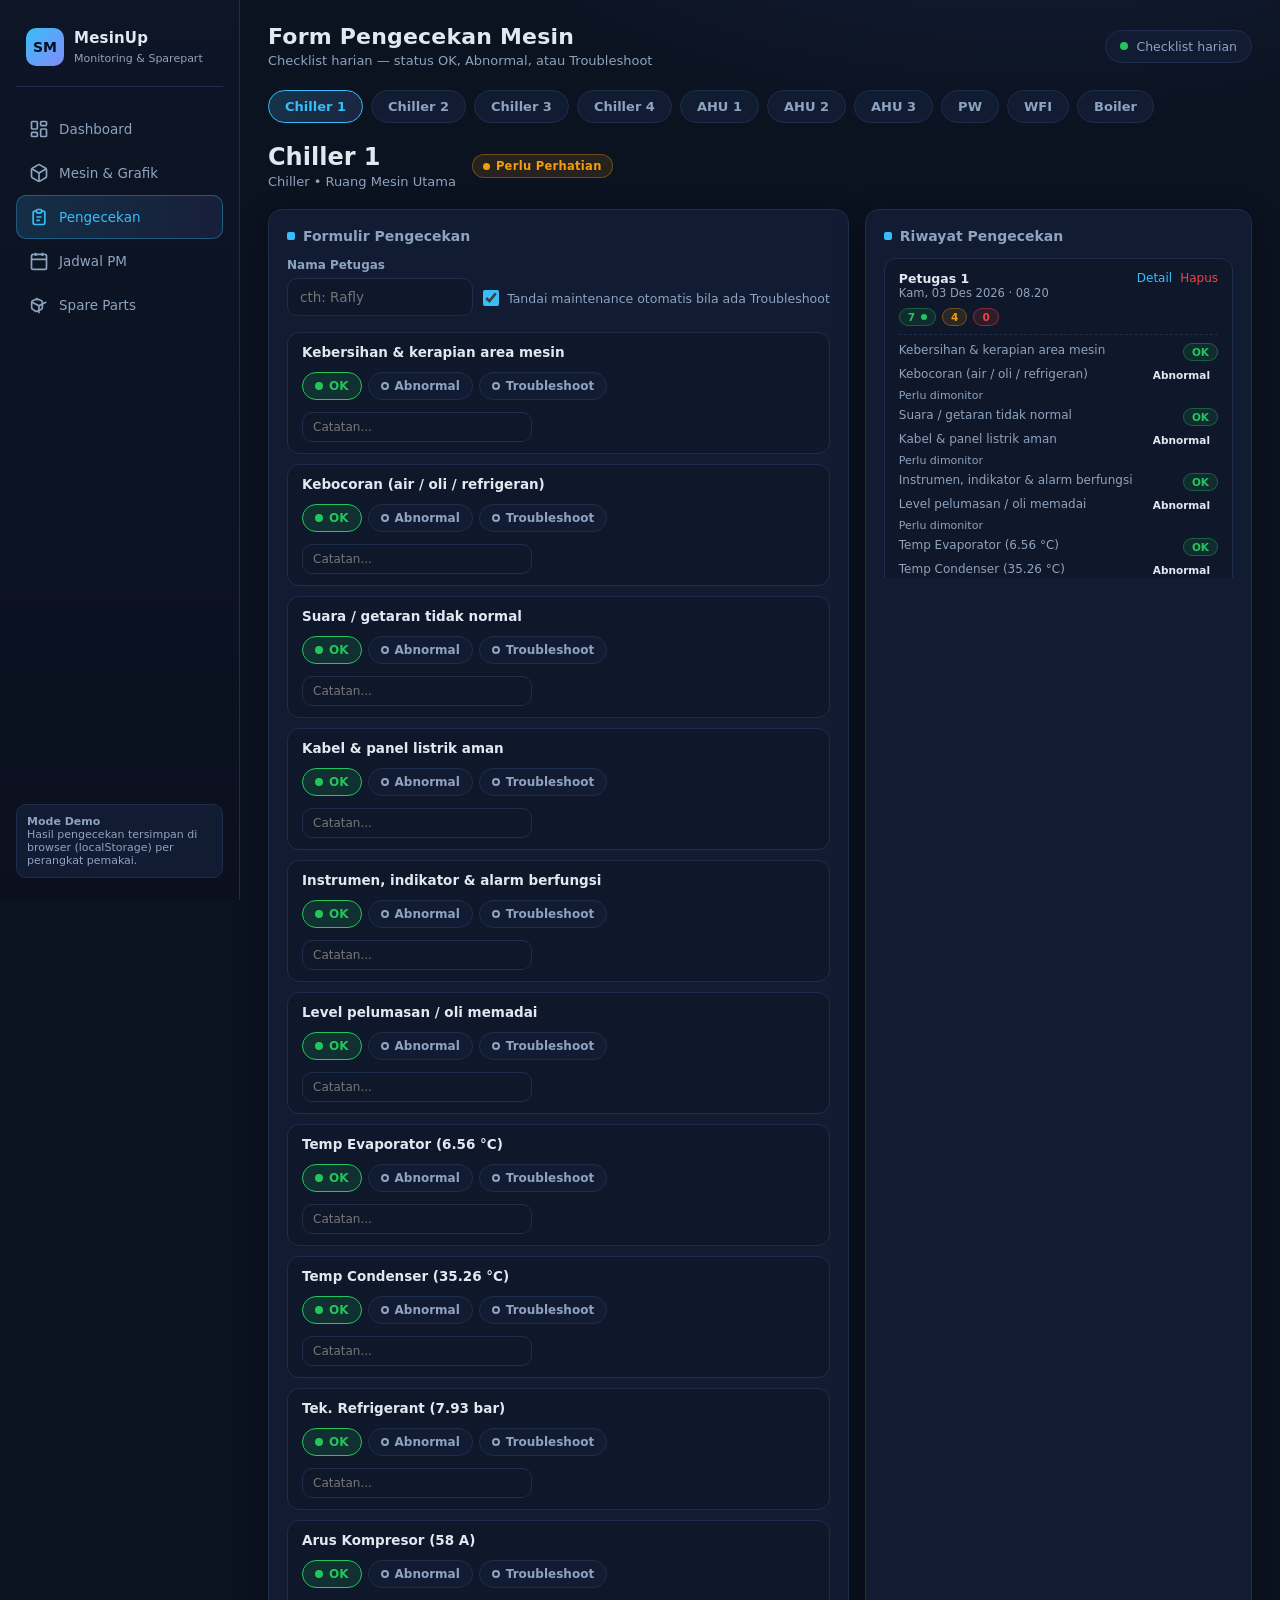
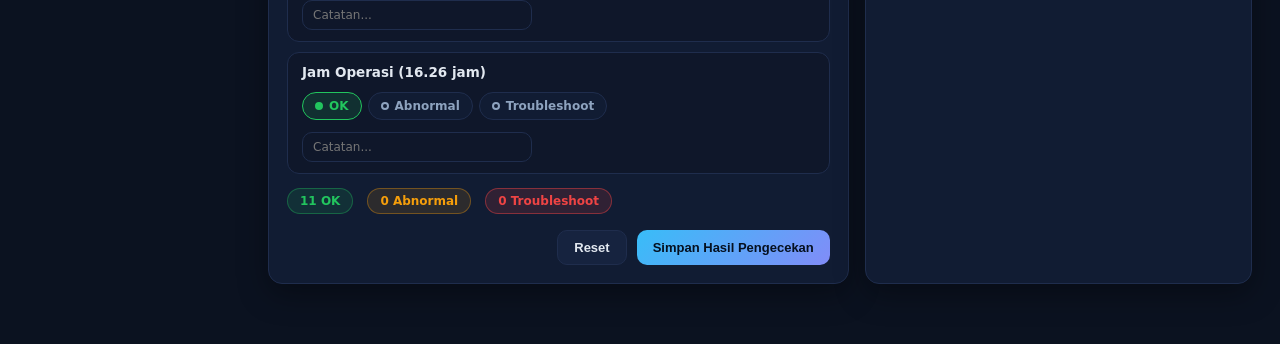
<file: inspection.html>
<!DOCTYPE html>
<html lang="id">
<head>
  <meta charset="UTF-8" />
  <meta name="viewport" content="width=device-width, initial-scale=1.0" />
  <title>Form Pengecekan Mesin</title>
  <link rel="stylesheet" href="assets/style.css" />
</head>
<body>
  <div class="layout">
    <aside class="sidebar">
      <div class="brand">
        <div class="logo">SM</div>
        <div><b>MesinUp</b><small>Monitoring &amp; Sparepart</small></div>
      </div>
      <nav class="nav">
        <a href="index.html">
          <svg class="ico" viewBox="0 0 24 24" fill="none" stroke="currentColor" stroke-width="2"><rect x="3" y="3" width="7" height="9" rx="1"/><rect x="14" y="3" width="7" height="5" rx="1"/><rect x="14" y="12" width="7" height="9" rx="1"/><rect x="3" y="16" width="7" height="5" rx="1"/></svg>
          Dashboard
        </a>
        <a href="machines.html">
          <svg class="ico" viewBox="0 0 24 24" fill="none" stroke="currentColor" stroke-width="2"><path d="M21 16V8a2 2 0 0 0-1-1.73l-7-4a2 2 0 0 0-2 0l-7 4A2 2 0 0 0 3 8v8a2 2 0 0 0 1 1.73l7 4a2 2 0 0 0 2 0l7-4A2 2 0 0 0 21 16z"/><path d="M3.3 7 12 12l8.7-5"/><path d="M12 22V12"/></svg>
          Mesin &amp; Grafik
        </a>
        <a href="inspection.html" class="active">
          <svg class="ico" viewBox="0 0 24 24" fill="none" stroke="currentColor" stroke-width="2"><path d="M9 5H7a2 2 0 0 0-2 2v12a2 2 0 0 0 2 2h10a2 2 0 0 0 2-2V7a2 2 0 0 0-2-2h-2"/><rect x="9" y="3" width="6" height="4" rx="1"/><path d="M9 12h6M9 16h4"/></svg>
          Pengecekan
        </a>
        <a href="pm.html">
          <svg class="ico" viewBox="0 0 24 24" fill="none" stroke="currentColor" stroke-width="2"><rect x="3" y="4" width="18" height="18" rx="2"/><path d="M16 2v4M8 2v4M3 10h18"/></svg>
          Jadwal PM
        </a>
        <a href="spareparts.html">
          <svg class="ico" viewBox="0 0 24 24" fill="none" stroke="currentColor" stroke-width="2"><path d="M9.5 4.5 15 7a2 2 0 0 1 1 1.73v6.54a2 2 0 0 1-1 1.73l-5.5 2.5a2 2 0 0 1-1.79 0L4.2 16.99A2 2 0 0 1 3.2 15.26V8.73a2 2 0 0 1 1-1.73l3.5-1.74a2 2 0 0 1 1.8.01z"/><path d="M3.2 8.5 12 13l8.8-4.5"/><path d="M12 13v9"/></svg>
          Spare Parts
        </a>
      </nav>
      <div class="foot">
        <b>Mode Demo</b><br />
        Hasil pengecekan tersimpan di browser (localStorage) per perangkat pemakai.
      </div>
    </aside>

    <main class="main">
      <div class="topbar">
        <div>
          <h1>Form Pengecekan Mesin</h1>
          <p id="dt">Checklist harian &mdash; status OK, Abnormal, atau Troubleshoot</p>
        </div>
        <span class="chip"><span class="dot"></span> Checklist harian</span>
      </div>

      <div id="machineTabs" style="display:flex;gap:8px;flex-wrap:wrap;margin-bottom:20px"></div>

      <div class="detail-head">
        <div>
          <h1 id="mName"></h1>
          <div class="loc" id="mLoc"></div>
        </div>
        <span id="mBadge"></span>
      </div>

      <div class="grid cols-3-2">
        <div class="card">
          <h3><span class="accent-line"></span> Formulir Pengecekan</h3>
          <div class="toolbar" style="align-items:end">
            <div class="field" style="flex:1">
              <label>Nama Petugas</label>
              <input id="inspBy" placeholder="cth: Rafly" />
            </div>
            <label class="chk-line" style="display:flex;align-items:center;gap:8px;font-size:12.5px;color:var(--muted);padding:10px 0;cursor:pointer">
              <input type="checkbox" id="inspAutoMaint" checked style="width:16px;height:16px;accent-color:var(--accent)" />
              Tandai maintenance otomatis bila ada Troubleshoot
            </label>
          </div>
          <div id="checkList"></div>
          <div class="legend" id="sumLive" style="margin-top:14px"></div>
          <div class="actions" style="display:flex;justify-content:flex-end;gap:10px;margin-top:16px">
            <button class="btn" onclick="resetForm()">Reset</button>
            <button class="btn primary" onclick="saveInspection()">Simpan Hasil Pengecekan</button>
          </div>
        </div>

        <div class="card">
          <h3><span class="accent-line"></span> Riwayat Pengecekan</h3>
          <div class="log-list" id="histList"></div>
        </div>
      </div>
    </main>
  </div>

  <div id="toast" class="toast"></div>

  <script src="assets/app.js"></script>
  <script src="assets/data.js"></script>
  <script src="assets/inspection.js"></script>
</body>
</html>
</file>
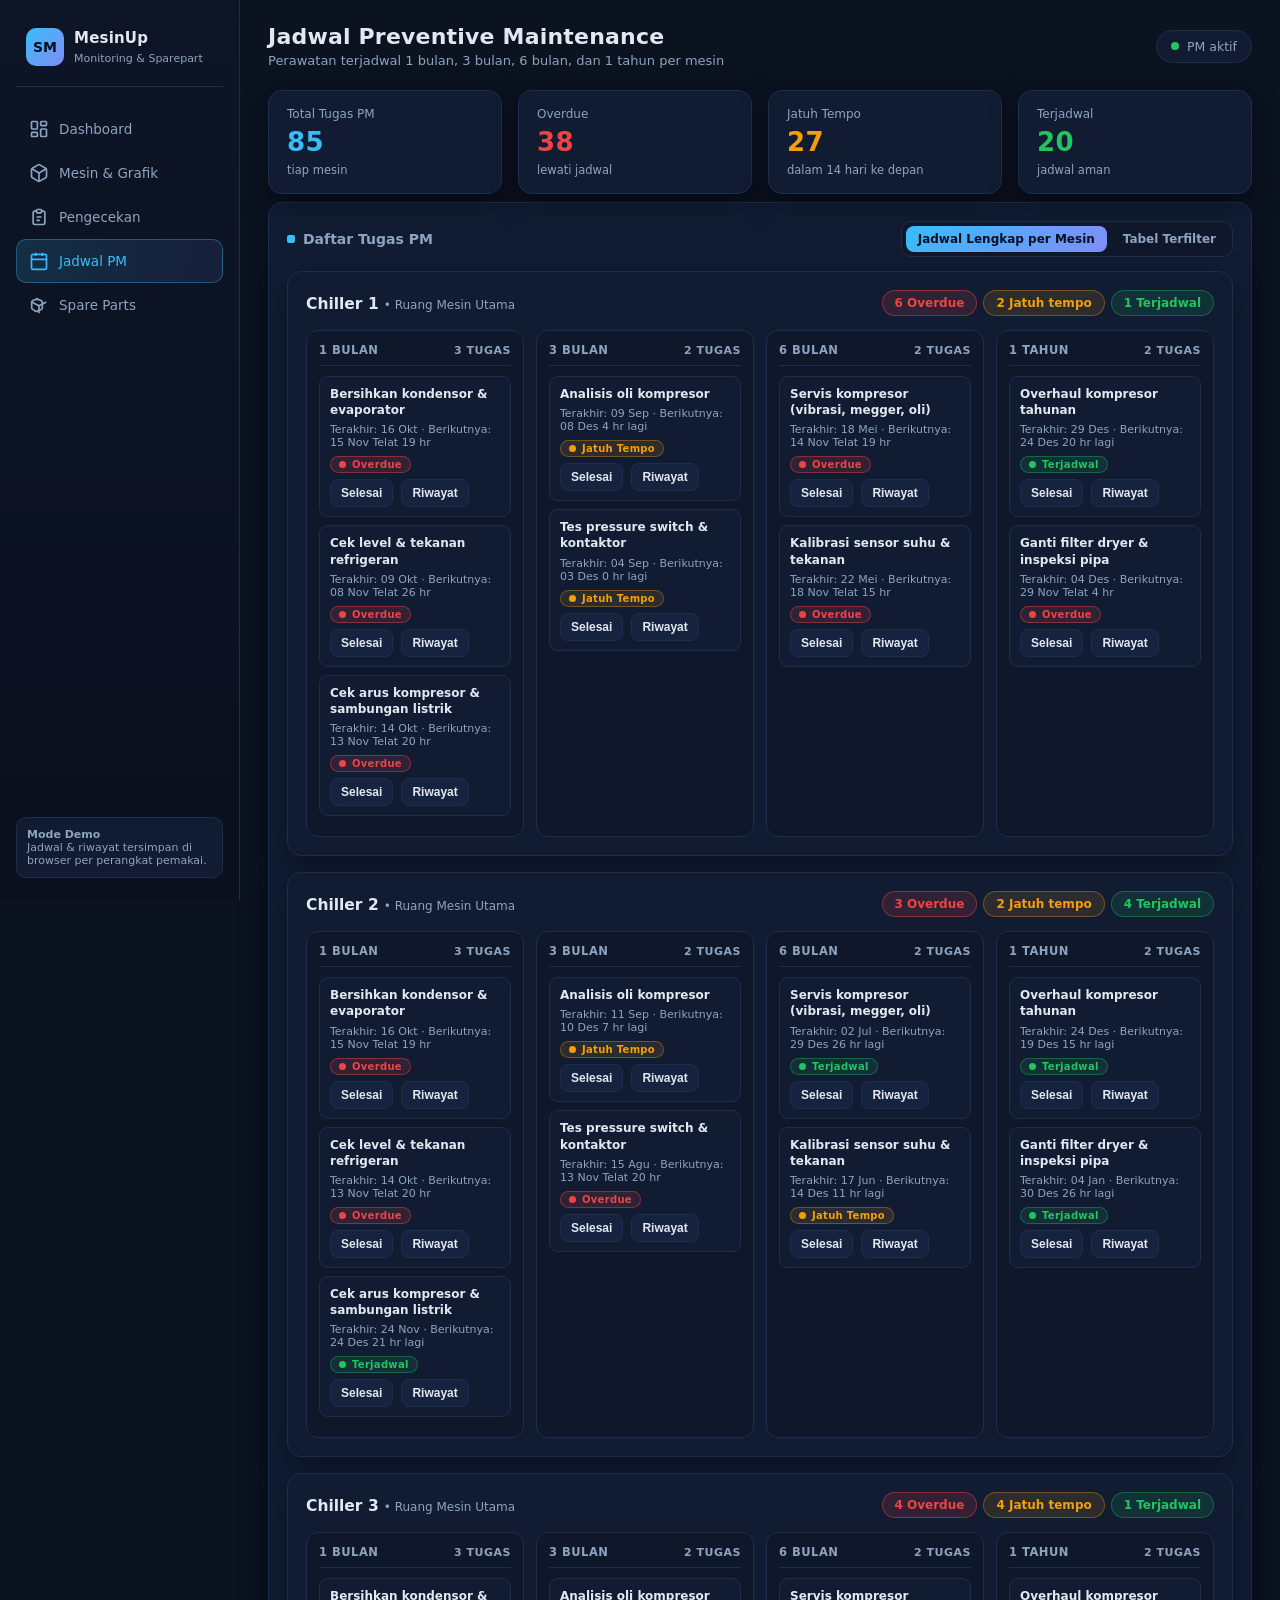
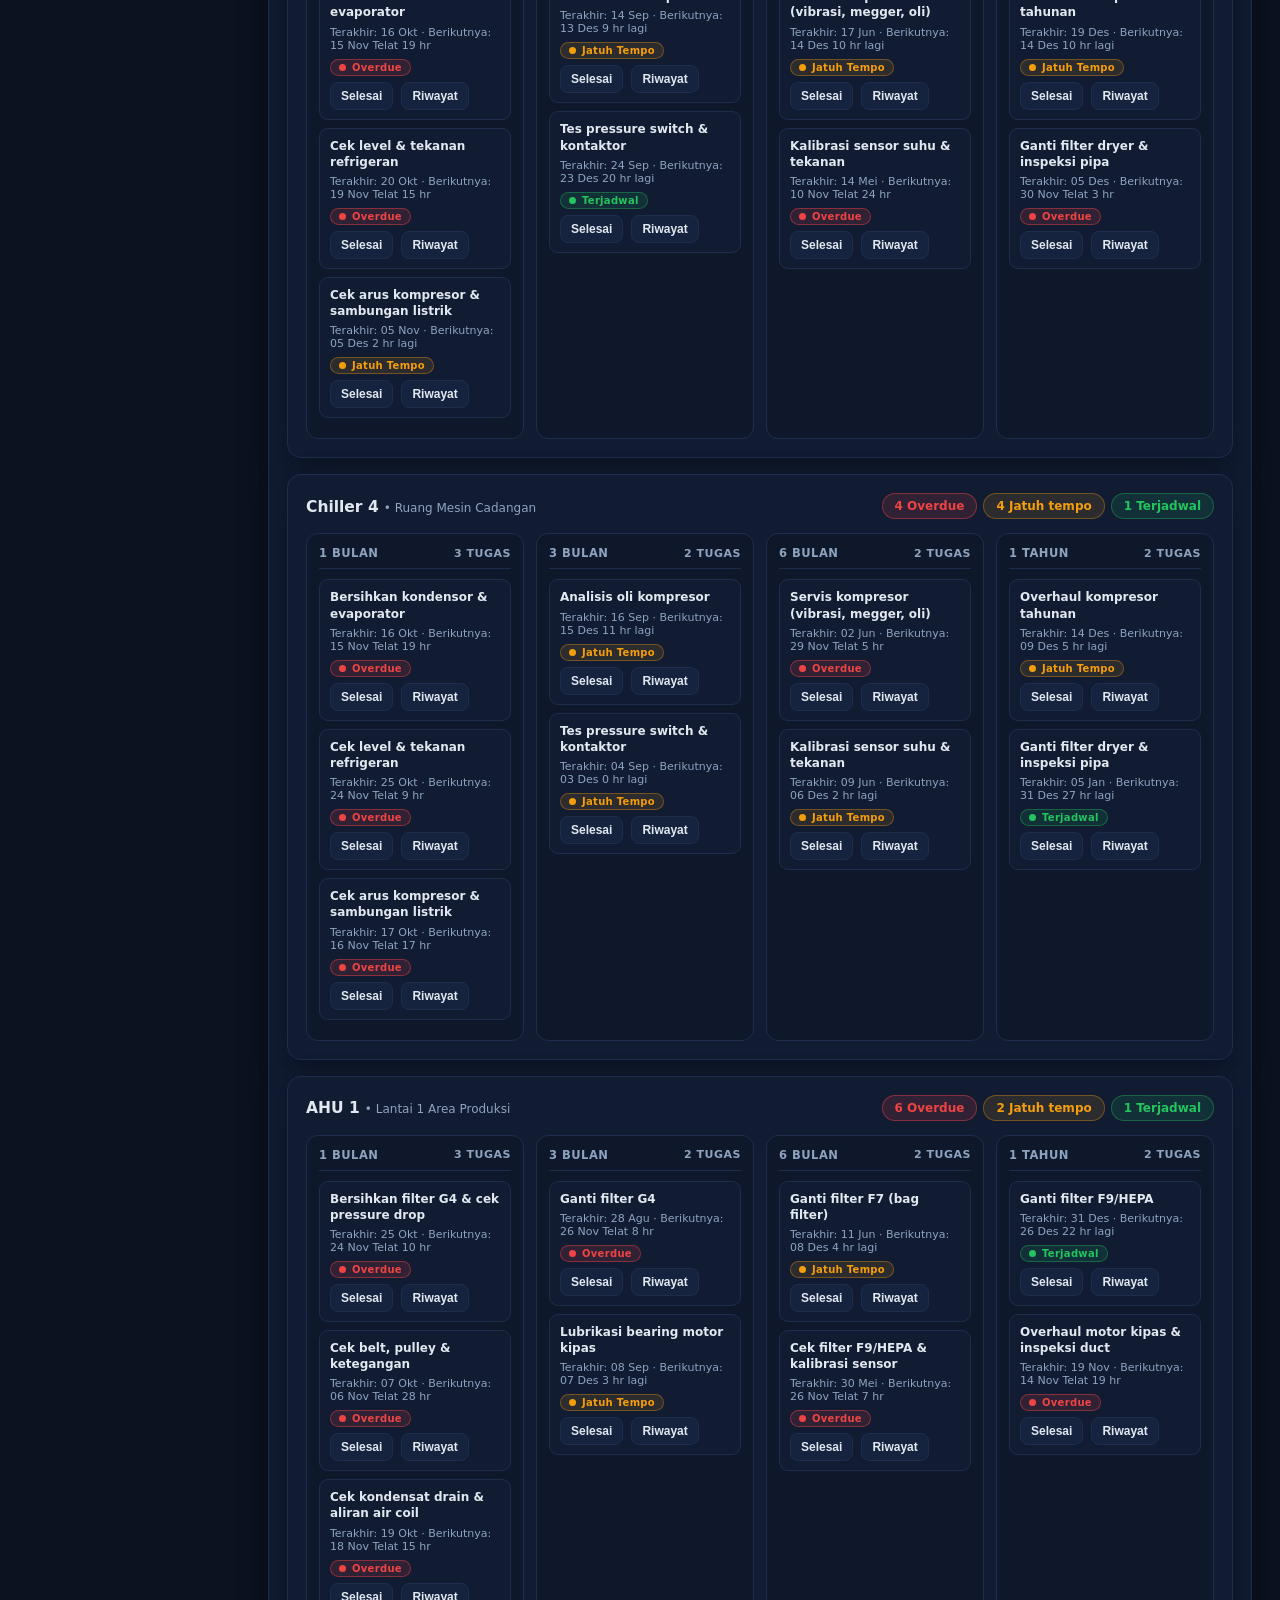
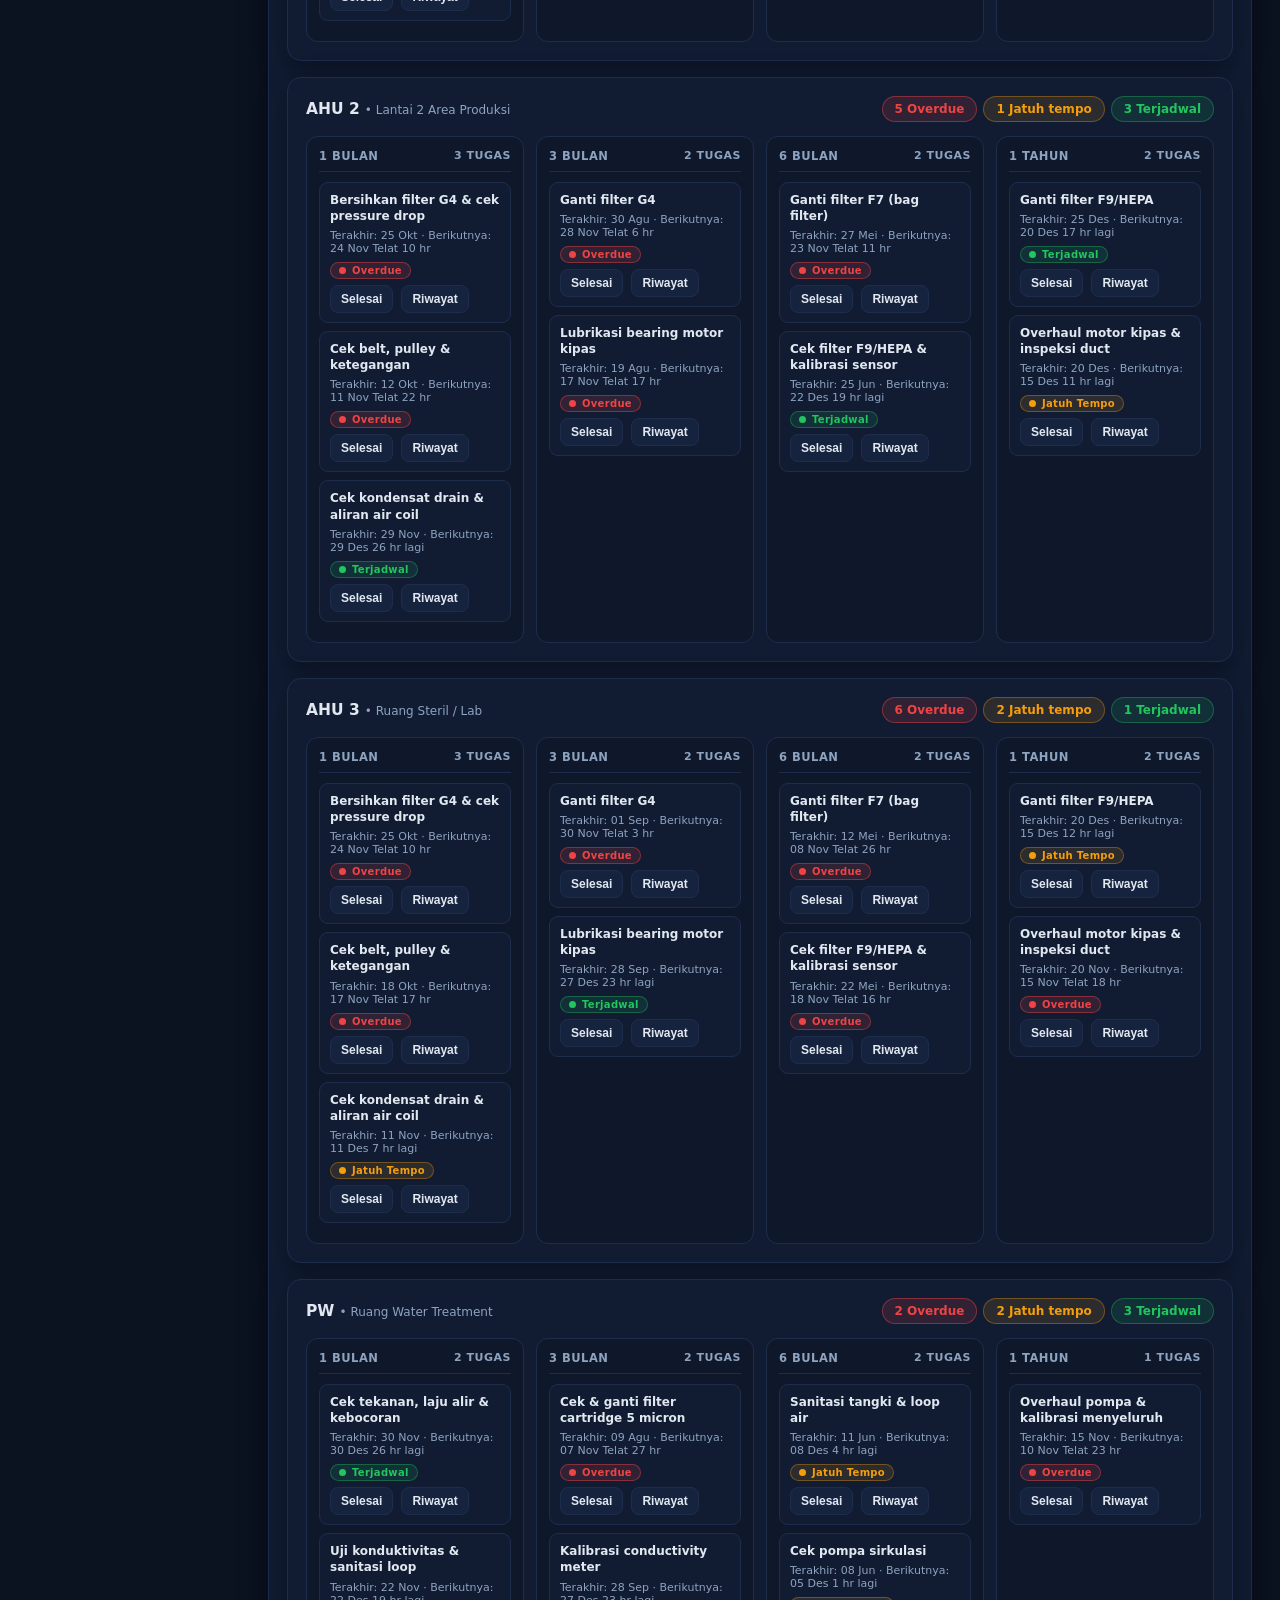
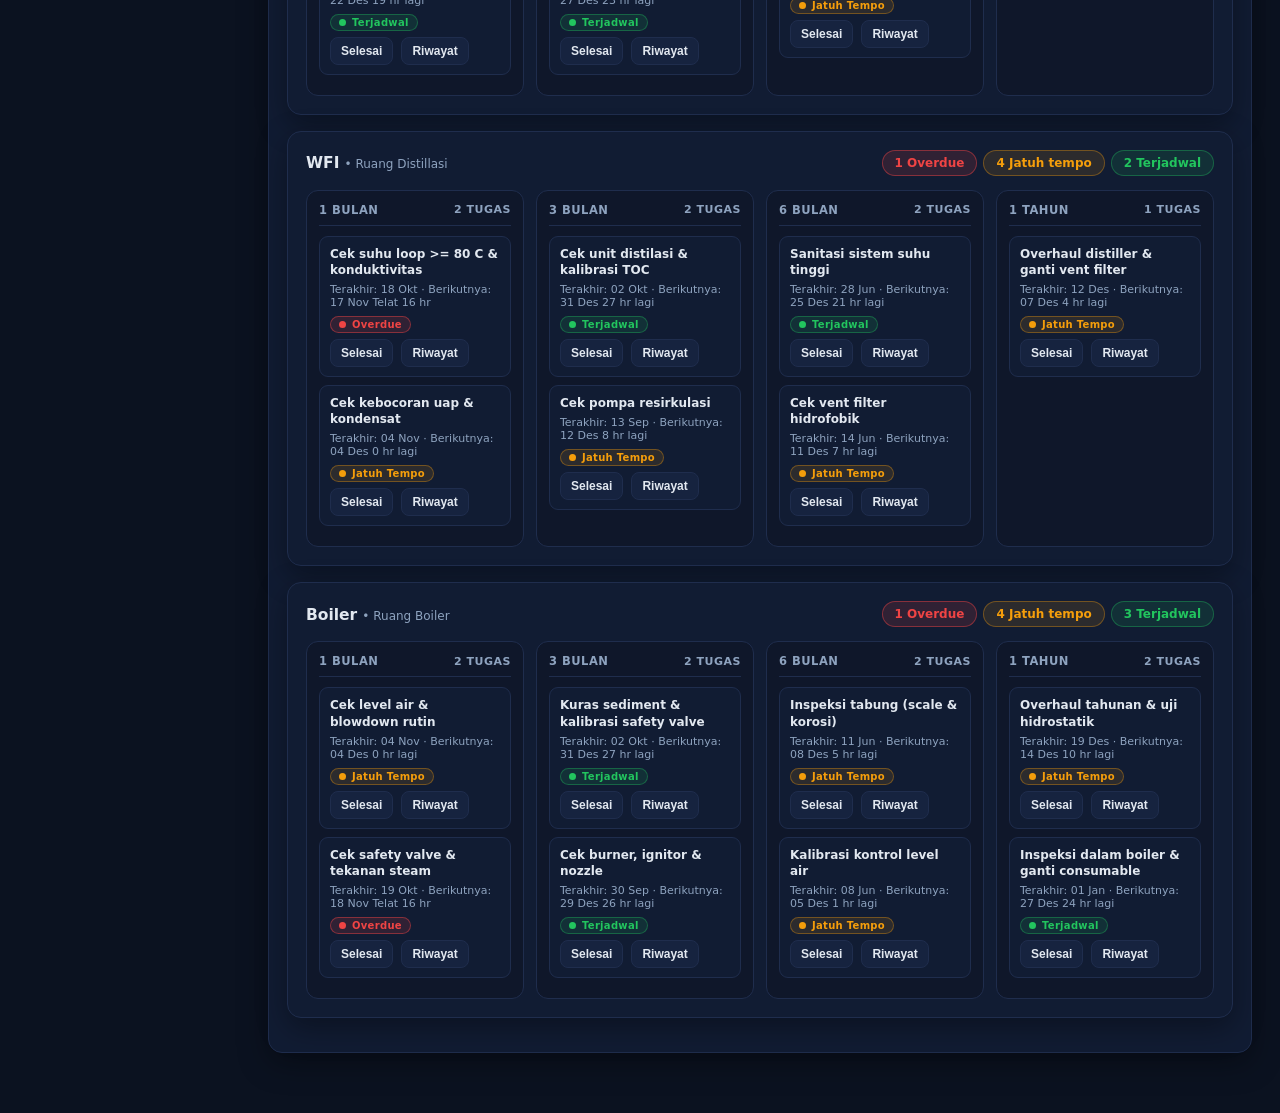
<file: pm.html>
<!DOCTYPE html>
<html lang="id">
<head>
  <meta charset="UTF-8" />
  <meta name="viewport" content="width=device-width, initial-scale=1.0" />
  <title>Jadwal Preventive Maintenance</title>
  <link rel="stylesheet" href="assets/style.css" />
</head>
<body>
  <div class="layout">
    <aside class="sidebar">
      <div class="brand">
        <div class="logo">SM</div>
        <div><b>MesinUp</b><small>Monitoring &amp; Sparepart</small></div>
      </div>
      <nav class="nav">
        <a href="index.html">
          <svg class="ico" viewBox="0 0 24 24" fill="none" stroke="currentColor" stroke-width="2"><rect x="3" y="3" width="7" height="9" rx="1"/><rect x="14" y="3" width="7" height="5" rx="1"/><rect x="14" y="12" width="7" height="9" rx="1"/><rect x="3" y="16" width="7" height="5" rx="1"/></svg>
          Dashboard
        </a>
        <a href="machines.html">
          <svg class="ico" viewBox="0 0 24 24" fill="none" stroke="currentColor" stroke-width="2"><path d="M21 16V8a2 2 0 0 0-1-1.73l-7-4a2 2 0 0 0-2 0l-7 4A2 2 0 0 0 3 8v8a2 2 0 0 0 1 1.73l7 4a2 2 0 0 0 2 0l7-4A2 2 0 0 0 21 16z"/><path d="M3.3 7 12 12l8.7-5"/><path d="M12 22V12"/></svg>
          Mesin &amp; Grafik
        </a>
        <a href="inspection.html">
          <svg class="ico" viewBox="0 0 24 24" fill="none" stroke="currentColor" stroke-width="2"><path d="M9 5H7a2 2 0 0 0-2 2v12a2 2 0 0 0 2 2h10a2 2 0 0 0 2-2V7a2 2 0 0 0-2-2h-2"/><rect x="9" y="3" width="6" height="4" rx="1"/><path d="M9 12h6M9 16h4"/></svg>
          Pengecekan
        </a>
        <a href="pm.html" class="active">
          <svg class="ico" viewBox="0 0 24 24" fill="none" stroke="currentColor" stroke-width="2"><rect x="3" y="4" width="18" height="18" rx="2"/><path d="M16 2v4M8 2v4M3 10h18"/></svg>
          Jadwal PM
        </a>
        <a href="spareparts.html">
          <svg class="ico" viewBox="0 0 24 24" fill="none" stroke="currentColor" stroke-width="2"><path d="M9.5 4.5 15 7a2 2 0 0 1 1 1.73v6.54a2 2 0 0 1-1 1.73l-5.5 2.5a2 2 0 0 1-1.79 0L4.2 16.99A2 2 0 0 1 3.2 15.26V8.73a2 2 0 0 1 1-1.73l3.5-1.74a2 2 0 0 1 1.8.01z"/><path d="M3.2 8.5 12 13l8.8-4.5"/><path d="M12 13v9"/></svg>
          Spare Parts
        </a>
      </nav>
      <div class="foot">
        <b>Mode Demo</b><br />
        Jadwal &amp; riwayat tersimpan di browser per perangkat pemakai.
      </div>
    </aside>

    <main class="main">
      <div class="topbar">
        <div>
          <h1>Jadwal Preventive Maintenance</h1>
          <p>Perawatan terjadwal 1 bulan, 3 bulan, 6 bulan, dan 1 tahun per mesin</p>
        </div>
        <span class="chip"><span class="dot"></span> PM aktif</span>
      </div>

      <div class="grid stats" id="statsRow"></div>

      <div style="height:8px"></div>

      <div class="card">
        <h3>
          <span class="accent-line"></span> Daftar Tugas PM
          <div class="seg">
            <button data-v="matrix" class="active" onclick="switchView('matrix')">Jadwal Lengkap per Mesin</button>
            <button data-v="table" onclick="switchView('table')">Tabel Terfilter</button>
          </div>
        </h3>

        <div id="paneTable">
          <div class="toolbar">
            <input class="search" id="qSearch" placeholder="Cari tugas PM..." oninput="renderTable()" />
            <select id="qMachine" onchange="renderTable()" style="max-width:200px"></select>
            <select id="qStatus" onchange="renderTable()" style="max-width:200px">
              <option value="">Semua Status</option>
              <option value="overdue">Overdue</option>
              <option value="due">Jatuh Tempo (&le; 14 hari)</option>
              <option value="ok">Terjadwal</option>
            </select>
          </div>
          <div style="display:flex;gap:8px;flex-wrap:wrap;margin-bottom:14px" id="intervalChips"></div>
          <div class="table-wrap">
            <table id="tblPm"></table>
          </div>
        </div>

        <div id="paneMatrix"></div>
      </div>
    </main>
  </div>

  <div class="overlay" id="ovlDone">
    <div class="modal">
      <h3 id="dnTitle">Tandai Selesai PM</h3>
      <p class="modal-sub" id="dnSub"></p>
      <div class="field mg"><label>Nama Petugas</label><input id="dnBy" placeholder="cth: Rafly" /></div>
      <div class="field mg"><label>Catatan / Hasil</label><textarea id="dnNote" rows="2" placeholder="cth: tidak ditemukan kelainan, komponen diganti..."></textarea></div>
      <div class="actions">
        <button class="btn" onclick="closeDone()">Batal</button>
        <button class="btn primary" onclick="confirmDone()">Selesai &amp; Simpan</button>
      </div>
    </div>
  </div>

  <div class="overlay" id="ovlHist">
    <div class="modal wide">
      <h3 id="htTitle">Riwayat PM</h3>
      <p class="modal-sub" id="htSub"></p>
      <div class="log-list" id="htList"></div>
      <div class="actions">
        <button class="btn" onclick="closeHist()">Tutup</button>
      </div>
    </div>
  </div>

  <div id="toast" class="toast"></div>

  <script src="assets/app.js"></script>
  <script src="assets/data.js"></script>
  <script src="assets/pm.js"></script>
</body>
</html>
</file>
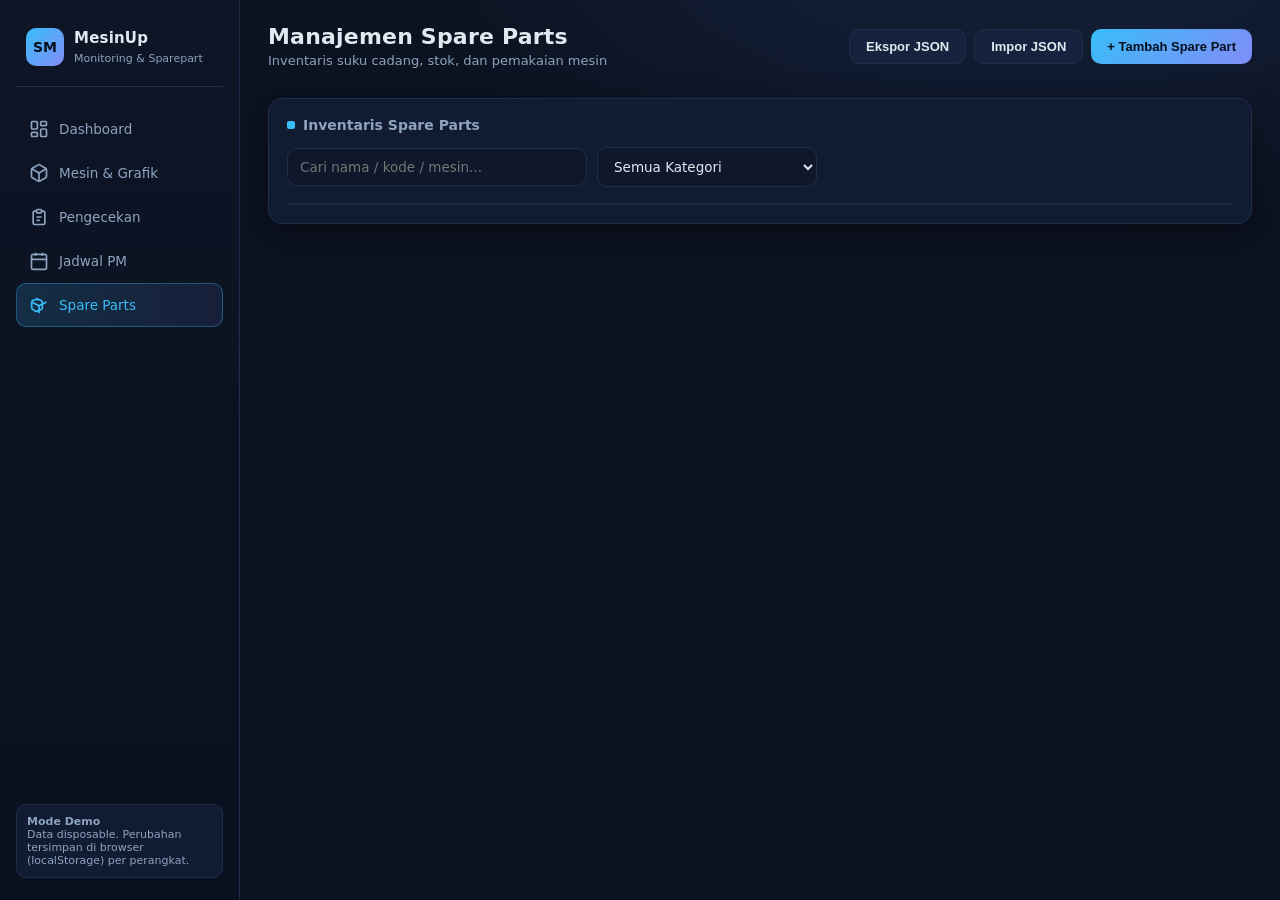
<file: spareparts.html>
<!DOCTYPE html>
<html lang="id">
<head>
  <meta charset="UTF-8" />
  <meta name="viewport" content="width=device-width, initial-scale=1.0" />
  <title>Manajemen Spare Parts</title>
  <link rel="stylesheet" href="assets/style.css" />
</head>
<body>
  <div class="layout">
    <aside class="sidebar">
      <div class="brand">
        <div class="logo">SM</div>
        <div><b>MesinUp</b><small>Monitoring &amp; Sparepart</small></div>
      </div>
      <nav class="nav">
        <a href="index.html">
          <svg class="ico" viewBox="0 0 24 24" fill="none" stroke="currentColor" stroke-width="2"><rect x="3" y="3" width="7" height="9" rx="1"/><rect x="14" y="3" width="7" height="5" rx="1"/><rect x="14" y="12" width="7" height="9" rx="1"/><rect x="3" y="16" width="7" height="5" rx="1"/></svg>
          Dashboard
        </a>
        <a href="machines.html">
          <svg class="ico" viewBox="0 0 24 24" fill="none" stroke="currentColor" stroke-width="2"><path d="M21 16V8a2 2 0 0 0-1-1.73l-7-4a2 2 0 0 0-2 0l-7 4A2 2 0 0 0 3 8v8a2 2 0 0 0 1 1.73l7 4a2 2 0 0 0 2 0l7-4A2 2 0 0 0 21 16z"/><path d="M3.3 7 12 12l8.7-5"/><path d="M12 22V12"/></svg>
          Mesin &amp; Grafik
        </a>
        <a href="inspection.html">
          <svg class="ico" viewBox="0 0 24 24" fill="none" stroke="currentColor" stroke-width="2"><path d="M9 5H7a2 2 0 0 0-2 2v12a2 2 0 0 0 2 2h10a2 2 0 0 0 2-2V7a2 2 0 0 0-2-2h-2"/><rect x="9" y="3" width="6" height="4" rx="1"/><path d="M9 12h6M9 16h4"/></svg>
          Pengecekan
        </a>
        <a href="pm.html">
          <svg class="ico" viewBox="0 0 24 24" fill="none" stroke="currentColor" stroke-width="2"><rect x="3" y="4" width="18" height="18" rx="2"/><path d="M16 2v4M8 2v4M3 10h18"/></svg>
          Jadwal PM
        </a>
        <a href="spareparts.html" class="active">
          <svg class="ico" viewBox="0 0 24 24" fill="none" stroke="currentColor" stroke-width="2"><path d="M9.5 4.5 15 7a2 2 0 0 1 1 1.73v6.54a2 2 0 0 1-1 1.73l-5.5 2.5a2 2 0 0 1-1.79 0L4.2 16.99A2 2 0 0 1 3.2 15.26V8.73a2 2 0 0 1 1-1.73l3.5-1.74a2 2 0 0 1 1.8.01z"/><path d="M3.2 8.5 12 13l8.8-4.5"/><path d="M12 13v9"/></svg>
          Spare Parts
        </a>
      </nav>
      <div class="foot">
        <b>Mode Demo</b><br />
        Data disposable. Perubahan tersimpan di browser (localStorage) per perangkat.
      </div>
    </aside>

    <main class="main">
      <div class="topbar">
        <div>
          <h1>Manajemen Spare Parts</h1>
          <p>Inventaris suku cadang, stok, dan pemakaian mesin</p>
        </div>
        <div class="actions-row">
          <button class="btn" onclick="exportParts()">Ekspor JSON</button>
          <button class="btn" onclick="document.getElementById('fileImport').click()">Impor JSON</button>
          <input type="file" id="fileImport" accept=".json" style="display:none" onchange="importParts(event)" />
          <button class="btn primary" onclick="openPartModal()">+ Tambah Spare Part</button>
        </div>
      </div>

      <div id="alertBanner"></div>

      <div class="grid stats" id="statsRow"></div>

      <div style="height:8px"></div>

      <div class="card">
        <h3><span class="accent-line"></span> Inventaris Spare Parts</h3>
        <div class="toolbar">
          <input class="search" id="qSearch" placeholder="Cari nama / kode / mesin..." oninput="renderParts()" />
          <select id="qCat" onchange="renderParts()" style="max-width:220px">
            <option value="">Semua Kategori</option>
            <option value="__low">Hanya Low Stock</option>
          </select>
        </div>
        <div class="table-wrap">
          <table id="tblParts"></table>
        </div>
      </div>
    </main>
  </div>

  <div class="overlay" id="ovl">
    <div class="modal wide" id="partModal">
      <h3 id="mTitle">Tambah Spare Part</h3>
      <p class="modal-sub">Lengkapi informasi suku cadang di bawah.</p>
      <div class="form-grid">
        <div class="field"><label>Kode</label><input id="fKode" readonly /></div>
        <div class="field"><label>Nama Spare Part *</label><input id="fNama" placeholder="cth: Bearing SKF 6304" /></div>
        <div class="field"><label>Kategori</label><select id="fKategori"></select></div>
        <div class="field"><label>Mesin Terkait</label><select id="fMesin"></select></div>
        <div class="field"><label>Stok Saat Ini *</label><input id="fQty" type="number" min="0" /></div>
        <div class="field"><label>Stok Minimum *</label><input id="fMin" type="number" min="0" /></div>
        <div class="field"><label>Satuan</label><input id="fUnit" placeholder="pcs / liter / meter" /></div>
        <div class="field"><label>Harga Satuan (Rp)</label><input id="fHarga" type="number" min="0" /></div>
        <div class="field"><label>Lokasi Penyimpanan</label><input id="fLokasi" placeholder="cth: Rack A-1" /></div>
        <div class="field"><label>Supplier</label><input id="fSupplier" placeholder="cth: PT Teknik Utama" /></div>
        <div class="field span2"><label>Catatan</label><textarea id="fNote" rows="2" placeholder="Catatan opsional..."></textarea></div>
      </div>
      <div class="actions">
        <button class="btn" onclick="closeModal()">Batal</button>
        <button class="btn primary" onclick="savePart()">Simpan</button>
      </div>
    </div>
  </div>

  <div class="overlay" id="ovlAdjust">
    <div class="modal">
      <h3 id="adjTitle">Penyesuaian Stok</h3>
      <p class="modal-sub" id="adjSub"></p>
      <div class="field mg"><label>Jumlah Penyesuaian *</label>
        <div style="display:flex;gap:10px">
          <input id="adjQty" type="number" step="1" min="0" />
          <select id="adjMode" style="max-width:180px">
            <option value="in">+ Masuk (terima)</option>
            <option value="out">- Keluar (pakai)</option>
            <option value="set">= Set stok</option>
          </select>
        </div>
      </div>
      <div class="field"><label>Catatan</label><textarea id="adjNote" rows="2" placeholder="cth: penerimaan PO #123, pemakaian preventive mainten. Chiller 2..."></textarea></div>
      <div class="actions">
        <button class="btn" onclick="closeAdj()">Batal</button>
        <button class="btn primary" onclick="applyAdjust()">Terapkan</button>
      </div>
    </div>
  </div>

  <div id="toast" class="toast"></div>

  <script src="assets/app.js"></script>
  <script src="assets/spareparts-store.js"></script>
  <script src="assets/spareparts.js"></script>
</body>
</html>
</file>
<file: assets/style.css>
:root {
  --bg: #0b1220;
  --bg2: #0f172a;
  --panel: #111c33;
  --panel2: #16233f;
  --border: #1f2d4d;
  --text: #e2e8f0;
  --muted: #8ea3bf;
  --accent: #38bdf8;
  --accent2: #818cf8;
  --green: #22c55e;
  --amber: #f59e0b;
  --red: #ef4444;
  --blue: #3b82f6;
  --slate: #64748b;
  --shadow: 0 10px 30px rgba(0,0,0,.35);
  --radius: 14px;
}

* { box-sizing: border-box; margin: 0; padding: 0; }

html { scroll-behavior: smooth; }

body {
  font-family: "Segoe UI", "Inter", system-ui, -apple-system, sans-serif;
  background: radial-gradient(1200px 600px at 80% -10%, #16233f 0%, var(--bg) 55%);
  color: var(--text);
  min-height: 100vh;
}

a { color: inherit; text-decoration: none; }

/* Layout */
.layout { display: grid; grid-template-columns: 240px 1fr; min-height: 100vh; }

.sidebar {
  background: linear-gradient(180deg, #0d1526, #0a101e);
  border-right: 1px solid var(--border);
  padding: 22px 16px;
  display: flex;
  flex-direction: column;
  gap: 6px;
  position: sticky;
  top: 0;
  height: 100vh;
}

.brand {
  display: flex;
  align-items: center;
  gap: 10px;
  padding: 6px 10px 20px;
  border-bottom: 1px solid var(--border);
  margin-bottom: 14px;
}

.brand .logo {
  width: 38px; height: 38px;
  border-radius: 10px;
  background: linear-gradient(135deg, var(--accent), var(--accent2));
  display: grid; place-items: center;
  color: #05101f; font-weight: 800; font-size: 14px;
}

.brand b { font-size: 15px; letter-spacing: .2px; display: block; }
.brand small { color: var(--muted); font-size: 11px; }

.nav a {
  display: flex; align-items: center; gap: 10px;
  padding: 11px 12px;
  border-radius: 10px;
  color: var(--muted);
  font-size: 13.5px;
  transition: .15s;
  border: 1px solid transparent;
}

.nav a:hover { background: var(--panel2); color: var(--text); }

.nav a.active {
  background: linear-gradient(90deg, rgba(56,189,248,.16), rgba(129,140,248,.10));
  color: var(--accent);
  border-color: rgba(56,189,248,.35);
}

.nav .ico { width: 20px; height: 20px; flex-shrink: 0; }

.sidebar .foot {
  margin-top: auto;
  font-size: 11px;
  color: var(--muted);
  padding: 10px;
  background: var(--panel);
  border-radius: 10px;
  border: 1px solid var(--border);
}

.main { padding: 24px 28px 60px; max-width: 1480px; }

.topbar {
  display: flex; align-items: center; justify-content: space-between;
  margin-bottom: 22px; flex-wrap: wrap; gap: 12px;
}

.topbar h1 { font-size: 22px; font-weight: 700; letter-spacing: .2px; }
.topbar p { color: var(--muted); font-size: 13px; margin-top: 4px; }

.chip {
  background: var(--panel);
  border: 1px solid var(--border);
  padding: 8px 14px;
  border-radius: 999px;
  font-size: 12.5px;
  color: var(--muted);
  display: inline-flex; align-items: center; gap: 8px;
}

.chip .dot { width: 8px; height: 8px; border-radius: 50%; background: var(--green); animation: pulse 2s infinite; }

@keyframes pulse { 0%,100% { opacity: 1; } 50% { opacity: .35; } }

/* Cards */
.grid { display: grid; gap: 16px; }
.grid.cards { grid-template-columns: repeat(auto-fill, minmax(240px, 1fr)); }
.grid.stats { grid-template-columns: repeat(auto-fit, minmax(190px, 1fr)); }
.grid.cols-2 { grid-template-columns: 1fr 1fr; }
.grid.cols-3-2 { grid-template-columns: 3fr 2fr; }

.card {
  background: var(--panel);
  border: 1px solid var(--border);
  border-radius: var(--radius);
  box-shadow: var(--shadow);
  padding: 18px;
}

.card h3 { font-size: 14px; color: var(--muted); font-weight: 600; margin-bottom: 14px; display: flex; align-items: center; gap: 8px; }
.card h3 .accent-line { width: 8px; height: 8px; border-radius: 2px; background: var(--accent); }

/* Stat cards */
.stat { display: flex; flex-direction: column; gap: 6px; padding: 16px 18px; }
.stat .lbl { font-size: 12px; color: var(--muted); }
.stat .val { font-size: 26px; font-weight: 700; letter-spacing: .3px; }
.stat .sub { font-size: 11.5px; color: var(--muted); }
.stat .val.green { color: var(--green); }
.stat .val.amber { color: var(--amber); }
.stat .val.red { color: var(--red); }
.stat .val.blue { color: var(--accent); }

/* Machine cards */
.mcard { padding: 16px; position: relative; overflow: hidden; transition: transform .15s, border-color .15s; display: flex; flex-direction: column; gap: 12px; }
.mcard:hover { transform: translateY(-2px); border-color: var(--accent); }
.mcard .top { display: flex; justify-content: space-between; align-items: flex-start; gap: 8px; }
.mcard .mname { font-size: 15px; font-weight: 700; }
.mcard .mloc { font-size: 11.5px; color: var(--muted); margin-top: 2px; }
.mcard .metric { display: flex; justify-content: space-between; align-items: end; }
.mcard .metric .lbl { font-size: 11.5px; color: var(--muted); }
.mcard .metric .val { font-size: 20px; font-weight: 800; }
.mcard canvas { width: 100%; height: 44px; }

/* Badges */
.badge {
  display: inline-flex; align-items: center; gap: 6px;
  padding: 4px 10px;
  border-radius: 999px;
  font-size: 11.5px;
  font-weight: 700;
  letter-spacing: .3px;
  white-space: nowrap;
}
.badge .dot { width: 7px; height: 7px; border-radius: 50%; background: currentColor; }
.badge.normal { color: var(--green); background: rgba(34,197,94,.12); border: 1px solid rgba(34,197,94,.35); }
.badge.warning { color: var(--amber); background: rgba(245,158,11,.12); border: 1px solid rgba(245,158,11,.35); }
.badge.alert { color: var(--red); background: rgba(239,68,68,.14); border: 1px solid rgba(239,68,68,.45); animation: blink 1.2s infinite; }
.badge.maintenance { color: var(--blue); background: rgba(59,130,246,.12); border: 1px solid rgba(59,130,246,.4); }
.badge.standby { color: var(--slate); background: rgba(100,116,139,.15); border: 1px solid rgba(100,116,139,.4); }

@keyframes blink { 0%,100% { opacity: 1; } 50% { opacity: .55; } }

/* Buttons */
.btn {
  display: inline-flex; align-items: center; gap: 8px;
  padding: 9px 16px;
  border-radius: 10px;
  border: 1px solid var(--border);
  background: var(--panel2);
  color: var(--text);
  font-size: 13px;
  font-weight: 600;
  cursor: pointer;
  transition: .15s;
}
.btn:hover { border-color: var(--accent); color: var(--accent); }
.btn.primary { background: linear-gradient(135deg, var(--accent), var(--accent2)); color: #05101f; border: none; }
.btn.primary:hover { filter: brightness(1.08); color: #05101f; }
.btn.danger { border-color: rgba(239,68,68,.4); color: var(--red); }
.btn.danger:hover { background: rgba(239,68,68,.12); }
.btn.sm { padding: 6px 10px; font-size: 12px; border-radius: 8px; }
.btn.ghost { background: transparent; }

/* Table */
.table-wrap { overflow-x: auto; border-radius: 12px; border: 1px solid var(--border); }
table { width: 100%; border-collapse: collapse; font-size: 13px; min-width: 640px; }
thead th {
  text-align: left; padding: 12px 14px;
  background: var(--panel2);
  color: var(--muted);
  font-size: 11.5px;
  text-transform: uppercase;
  letter-spacing: .6px;
  border-bottom: 1px solid var(--border);
  white-space: nowrap;
}
tbody td { padding: 12px 14px; border-bottom: 1px solid var(--border); vertical-align: middle; }
tbody tr:hover { background: rgba(56,189,248,.04); }
tbody tr.row-low { background: rgba(239,68,68,.06); }
tbody tr.row-low:hover { background: rgba(239,68,68,.1); }
tbody tr:last-child td { border-bottom: none; }

/* Forms */
.field { display: flex; flex-direction: column; gap: 6px; }
.field label { font-size: 12px; color: var(--muted); font-weight: 600; }
input, select, textarea {
  background: var(--bg2);
  border: 1px solid var(--border);
  color: var(--text);
  border-radius: 10px;
  padding: 10px 12px;
  font-size: 13.5px;
  font-family: inherit;
  outline: none;
  width: 100%;
}
input:focus, select:focus, textarea:focus { border-color: var(--accent); box-shadow: 0 0 0 3px rgba(56,189,248,.15); }
input[readonly] { opacity: .7; }

.form-grid { display: grid; grid-template-columns: 1fr 1fr; gap: 14px; }
.form-grid .span2 { grid-column: span 2; }

/* Modal */
.overlay {
  position: fixed; inset: 0;
  background: rgba(2,6,16,.72);
  backdrop-filter: blur(4px);
  display: none; place-items: center;
  z-index: 50;
  padding: 20px;
}
.overlay.show { display: grid; }
.modal {
  background: var(--panel);
  border: 1px solid var(--border);
  border-radius: 16px;
  box-shadow: var(--shadow);
  width: 100%;
  max-width: 540px;
  padding: 24px;
  animation: pop .2s ease;
}
.modal.wide { max-width: 720px; }
@keyframes pop { from { transform: scale(.96); opacity: 0; } to { transform: scale(1); opacity: 1; } }
.modal h3 { font-size: 17px; margin-bottom: 4px; }
.modal .modal-sub { color: var(--muted); font-size: 12.5px; margin-bottom: 18px; }
.modal .actions { display: flex; justify-content: flex-end; gap: 10px; margin-top: 20px; }

/* Charts container */
.chart-box { position: relative; height: 300px; }
.chart-box.sm { height: 220px; }
canvas { max-width: 100%; }

/* Tabs & filters */
.toolbar { display: flex; gap: 10px; align-items: center; flex-wrap: wrap; margin-bottom: 16px; }
.search { max-width: 300px; }

.tabs { display: flex; gap: 6px; border-bottom: 1px solid var(--border); margin-bottom: 20px; flex-wrap: wrap; }
.tabs button {
  background: none; border: none; color: var(--muted);
  padding: 10px 16px; font-size: 13.5px; font-weight: 600;
  cursor: pointer; border-bottom: 2px solid transparent;
  font-family: inherit;
}
.tabs button.active { color: var(--accent); border-bottom-color: var(--accent); }

.tab-chip {
  background: var(--panel);
  border: 1px solid var(--border);
  color: var(--muted);
  padding: 8px 16px;
  border-radius: 999px;
  font-size: 13px;
  font-weight: 600;
  cursor: pointer;
  font-family: inherit;
  transition: .15s;
}
.tab-chip:hover { border-color: var(--accent); color: var(--text); }
.tab-chip.active { background: linear-gradient(135deg, rgba(56,189,248,.2), rgba(129,140,248,.15)); border-color: var(--accent); color: var(--accent); }

.param-sel { background: var(--bg2); border: 1px solid var(--border); border-radius: 8px; padding: 6px 10px; color: var(--text); font-family: inherit; }

/* Machine detail */
.detail-head {
  display: flex; align-items: center; gap: 16px;
  margin-bottom: 20px; flex-wrap: wrap;
}
.detail-head .back {
  width: 40px; height: 40px; display: grid; place-items: center;
  border-radius: 10px; background: var(--panel); border: 1px solid var(--border);
  font-size: 18px; color: var(--muted);
}
.detail-head .back:hover { color: var(--accent); border-color: var(--accent); }
.detail-head h1 { font-size: 24px; font-weight: 800; display: flex; align-items: center; gap: 12px; flex-wrap: wrap; }
.detail-head .loc { color: var(--muted); font-size: 13px; margin-top: 3px; }

.param-grid { display: grid; grid-template-columns: repeat(auto-fill, minmax(150px, 1fr)); gap: 12px; }
.param {
  background: var(--bg2);
  border: 1px solid var(--border);
  border-radius: 12px;
  padding: 12px 14px;
}
.param .pl { font-size: 11px; color: var(--muted); margin-bottom: 6px; }
.param .pv { font-size: 20px; font-weight: 800; }
.param .pu { font-size: 12px; color: var(--muted); margin-left: 3px; font-weight: 600; }
.param.ok { border-color: rgba(34,197,94,.4); }
.param.warn { border-color: rgba(245,158,11,.5); }
.param.bad { border-color: rgba(239,68,68,.55); }

/* Logs / lists */
.log-list { display: flex; flex-direction: column; gap: 10px; max-height: 320px; overflow-y: auto; }
.log-item {
  background: var(--bg2); border: 1px solid var(--border);
  border-radius: 10px; padding: 10px 12px;
  font-size: 12.5px; display: flex; gap: 10px; align-items: start;
}
.log-item .when { color: var(--muted); white-space: nowrap; font-size: 11.5px; min-width: 62px; }

.empty {
  text-align: center; color: var(--muted);
  padding: 40px 10px; font-size: 13px;
}

/* alerts row */
.alert-banner {
  display: flex; align-items: center; gap: 10px;
  background: rgba(239,68,68,.10);
  border: 1px solid rgba(239,68,68,.4);
  color: var(--red);
  border-radius: 12px;
  padding: 10px 14px;
  font-size: 13px; font-weight: 600;
  margin-bottom: 16px;
}

.legend { display: flex; gap: 14px; flex-wrap: wrap; font-size: 12px; color: var(--muted); margin-top: 10px; }
.legend span { display: inline-flex; align-items: center; gap: 6px; }
.legend i { width: 10px; height: 10px; border-radius: 3px; display: inline-block; }

/* ---- Form pengecekan mesin ---- */
.check-list { display: flex; flex-direction: column; gap: 10px; margin-top: 4px; }
.check-item {
  display: flex; align-items: center; gap: 12px;
  background: var(--bg2); border: 1px solid var(--border);
  border-radius: 12px; padding: 11px 14px; flex-wrap: wrap;
}
.check-item .ci-label { flex: 1 1 240px; font-size: 13.5px; font-weight: 600; }
.check-item .ci-label small { display: block; color: var(--muted); font-weight: 400; font-size: 11.5px; margin-top: 2px; }
.radios { display: flex; gap: 6px; flex-wrap: wrap; }
.chk {
  display: inline-flex; align-items: center; gap: 6px;
  padding: 6px 12px; border-radius: 999px;
  border: 1px solid var(--border); background: var(--panel);
  cursor: pointer; color: var(--muted);
  font-size: 12px; font-weight: 700; transition: .12s;
}
.chk input { display: none; }
.chk .sw { width: 8px; height: 8px; border-radius: 50%; background: transparent; border: 2px solid currentColor; }
.chk:hover { border-color: var(--muted); color: var(--text); }
.chk:has(input:checked) { border-color: currentColor; background: rgba(142,163,191,.06); }
.chk.ok:has(input:checked) { color: var(--green); background: rgba(34,197,94,.14); }
.chk.ab:has(input:checked) { color: var(--amber); background: rgba(245,158,11,.14); }
.chk.tr:has(input:checked) { color: var(--red); background: rgba(239,68,68,.16); }
.chk.ok:has(input:checked) .sw, .chk.ab:has(input:checked) .sw, .chk.tr:has(input:checked) .sw { background: currentColor; }
.check-item .ci-note { max-width: 230px; padding: 7px 10px; font-size: 12px; }

.sum-tag {
  display: inline-flex; align-items: center; gap: 6px;
  padding: 5px 12px; border-radius: 999px; font-weight: 700; font-size: 12px;
}
.sum-tag.ok { color: var(--green); background: rgba(34,197,94,.12); border: 1px solid rgba(34,197,94,.35); }
.sum-tag.ab { color: var(--amber); background: rgba(245,158,11,.12); border: 1px solid rgba(245,158,11,.35); }
.sum-tag.tr { color: var(--red); background: rgba(239,68,68,.14); border: 1px solid rgba(239,68,68,.45); }

.hist-card {
  background: var(--bg2); border: 1px solid var(--border);
  border-radius: 12px; padding: 12px 14px; display: flex; flex-direction: column; gap: 8px;
}
.hist-card .hc-head { display: flex; justify-content: space-between; align-items: start; gap: 8px; }
.hist-card .hc-when { color: var(--muted); font-size: 11.5px; }
.hist-card .hc-tags { display: flex; gap: 6px; flex-wrap: wrap; }
.hist-card .hc-detail { display: none; flex-direction: column; gap: 6px; padding-top: 8px; border-top: 1px dashed var(--border); }
.hist-card.open .hc-detail { display: flex; }
.hist-card .hc-detail .hd-row { display: flex; justify-content: space-between; gap: 10px; font-size: 12px; }
.hist-card .hc-detail .hd-row .hd-label { color: var(--muted); flex: 1; }
.hist-card .hc-detail .hd-note { color: var(--muted); font-size: 11px; flex-basis: 100%; }
.hist-card .hc-tgl { cursor: pointer; color: var(--accent); font-size: 12px; background: none; border: none; font-family: inherit; }
.hist-card .hc-del { cursor: pointer; color: var(--red); font-size: 12px; background: none; border: none; font-family: inherit; }

/* ---- Jadwal PM: segmented & matriks per mesin ---- */
.seg { display: inline-flex; gap: 4px; background: var(--bg2); border: 1px solid var(--border); border-radius: 10px; padding: 4px; margin-left: auto; }
.seg button { background: none; border: none; color: var(--muted); font-size: 12px; font-weight: 700; padding: 6px 12px; border-radius: 8px; cursor: pointer; font-family: inherit; transition: .12s; }
.seg button.active { background: linear-gradient(135deg, var(--accent), var(--accent2)); color: #05101f; }

.pm-card { margin-bottom: 16px; }
.pm-head { display: flex; align-items: center; gap: 10px; flex-wrap: wrap; margin-bottom: 14px; }
.pm-head .pm-name { font-size: 15.5px; font-weight: 800; }
.pm-grid { display: grid; grid-template-columns: repeat(4, 1fr); gap: 12px; }
@media (max-width: 960px) { .pm-grid { grid-template-columns: repeat(2, 1fr); } .seg { margin-left: 0; } }
@media (max-width: 540px) { .pm-grid { grid-template-columns: 1fr; } }
.pm-col { background: var(--bg2); border: 1px solid var(--border); border-radius: 12px; padding: 12px; }
.pm-col h4 { font-size: 11.5px; text-transform: uppercase; letter-spacing: .5px; color: var(--muted); margin-bottom: 10px; border-bottom: 1px solid var(--border); padding-bottom: 8px; display: flex; justify-content: space-between; align-items: center; }
.pm-task { border: 1px solid var(--border); background: var(--panel); border-radius: 9px; padding: 9px 10px; margin-bottom: 8px; font-size: 12px; }
.pm-task .pt-label { font-weight: 600; margin-bottom: 5px; line-height: 1.35; }
.pm-task .pt-meta { color: var(--muted); font-size: 11px; }
.pm-task .pt-bottom { display: flex; justify-content: space-between; align-items: center; margin-top: 7px; gap: 6px; flex-wrap: wrap; }
.pm-col .pm-col-count { color: var(--muted); font-size: 11px; font-weight: 600; }

/* Toast */
.toast {
  position: fixed; bottom: 22px; right: 22px;
  background: var(--panel2); border: 1px solid var(--accent);
  color: var(--text); padding: 12px 18px;
  border-radius: 12px; box-shadow: var(--shadow);
  font-size: 13px; z-index: 100;
  transform: translateY(80px); opacity: 0;
  transition: .25s;
}
.toast.show { transform: translateY(0); opacity: 1; }
.toast.error { border-color: var(--red); }

.actions-row { display: flex; gap: 8px; }

.mg { margin-bottom: 16px; }

/* Responsive */
@media (max-width: 960px) {
  .layout { grid-template-columns: 1fr; }
  .sidebar { position: static; height: auto; flex-direction: row; align-items: center; gap: 8px; overflow-x: auto; padding: 12px 14px; }
  .brand { border: none; margin: 0; padding: 0 10px 0 0; border-right: 1px solid var(--border); }
  .nav { display: flex; gap: 6px; }
  .nav a { white-space: nowrap; padding: 8px 10px; }
  .sidebar .foot { display: none; }
  .grid.cols-2, .grid.cols-3-2 { grid-template-columns: 1fr; }
  .form-grid { grid-template-columns: 1fr; }
  .main { padding: 18px; }
}
</file>
